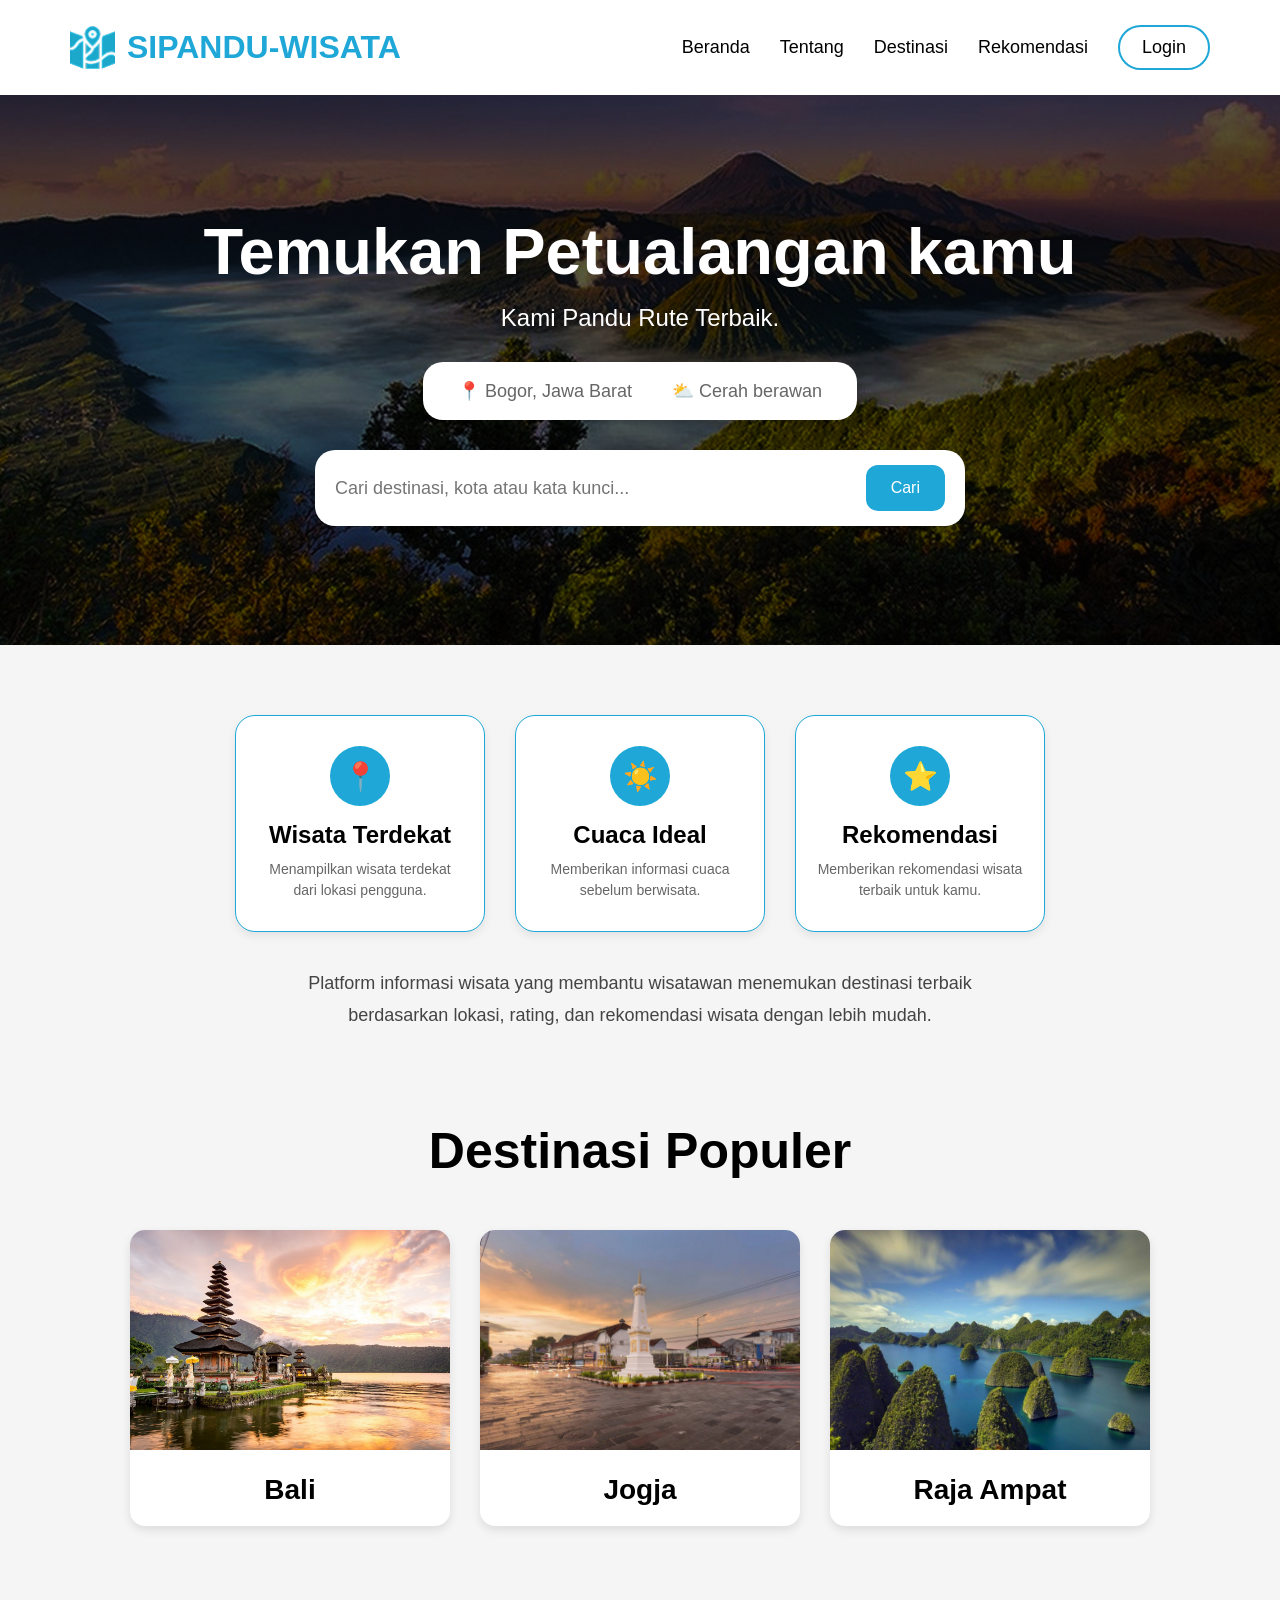
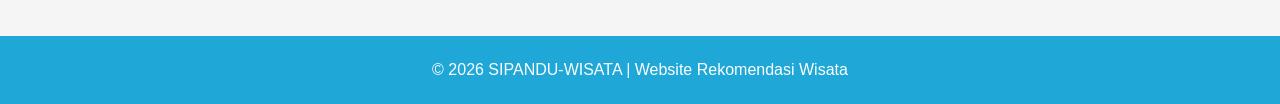
<file: frontend/index.html>
<!doctype html>
<html lang="id">
  <head>
    <meta charset="UTF-8" />
    <meta name="viewport" content="width=device-width, initial-scale=1.0" />
    <title>SIPANDU Wisata</title>
    <link rel="stylesheet" href="css/style.css" />
  </head>
  <body>
    <!-- NAVBAR -->
    <nav>
      <div class="logo">
        <img src="images/logo.jpg" alt="Logo" />
        <h2>SIPANDU-WISATA</h2>
      </div>

      <ul>
        <li><a href="#">Beranda</a></li>

        <li><a href="#">Tentang</a></li>

        <li><a href="#destinasi">Destinasi</a></li>

        <li><a href="rekomendasi.html">Rekomendasi</a></li>

        <li class="login-btn">
          <a href="login.html">Login</a>
        </li>
      </ul>
    </nav>

    <!-- HERO SECTION -->
    <section class="hero">
      <div class="overlay">
        <h1>Temukan Petualangan kamu</h1>
        <p>Kami Pandu Rute Terbaik.</p>

        <!-- Card lokasi -->
        <div class="lokasi-card">
          <span>📍 Bogor, Jawa Barat</span>
          <span>⛅ Cerah berawan</span>
        </div>

        <!-- Search bar -->
        <div class="search-box">
          <input
            type="text"
            placeholder="Cari destinasi, kota atau kata kunci..."
          />
          <button>Cari</button>
        </div>
      </div>
    </section>

    <!-- FITUR -->
    <section class="fitur">
      <div class="fitur-container">
        <div class="fitur-card">
          <div class="icon">📍</div>
          <h3>Wisata Terdekat</h3>
          <p>Menampilkan wisata terdekat dari lokasi pengguna.</p>
        </div>

        <div class="fitur-card">
          <div class="icon">☀️</div>
          <h3>Cuaca Ideal</h3>
          <p>Memberikan informasi cuaca sebelum berwisata.</p>
        </div>

        <div class="fitur-card">
          <div class="icon">⭐</div>
          <h3>Rekomendasi</h3>
          <p>Memberikan rekomendasi wisata terbaik untuk kamu.</p>
        </div>
      </div>

      <div class="deskripsi">
        <p>
          Platform informasi wisata yang membantu wisatawan menemukan destinasi
          terbaik berdasarkan lokasi, rating, dan rekomendasi wisata dengan
          lebih mudah.
        </p>
      </div>
    </section>

    <!-- DESTINASI -->
    <section class="destinasi" id="destinasi">
      <h2>Destinasi Populer</h2>

      <div class="card-container">
        <div class="card">
          <img src="images/bali.jpg" alt="Bali" />
          <h3>Bali</h3>
        </div>

        <div class="card">
          <img src="images/jogja.jpg" alt="Jogja" />
          <h3>Jogja</h3>
        </div>

        <div class="card">
          <img src="images/rajaampat.jpg" alt="Raja Ampat" />
          <h3>Raja Ampat</h3>
        </div>
      </div>
    </section>

    <!-- FOOTER -->
    <footer>
      <p>© 2026 SIPANDU-WISATA | Website Rekomendasi Wisata</p>
    </footer>
    <script src="js/login.js"></script>
  </body>
</html>
</file>
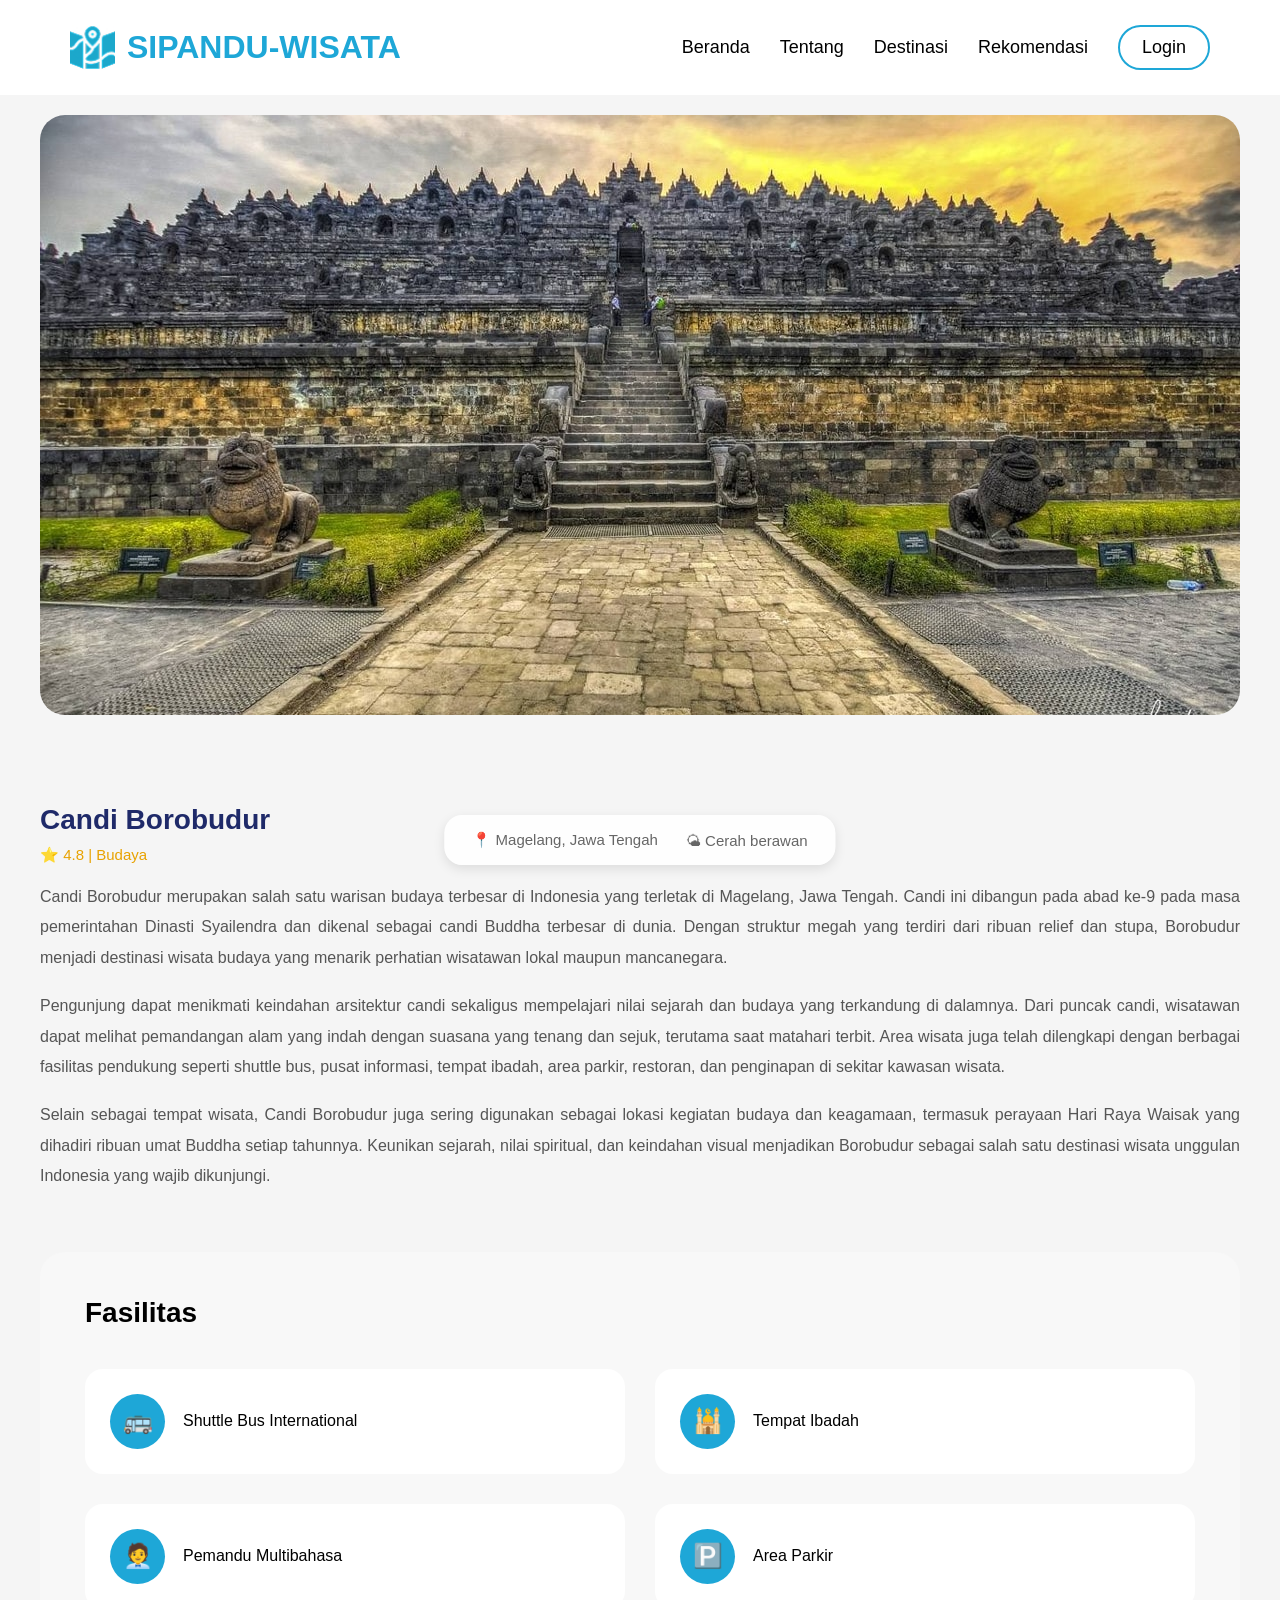
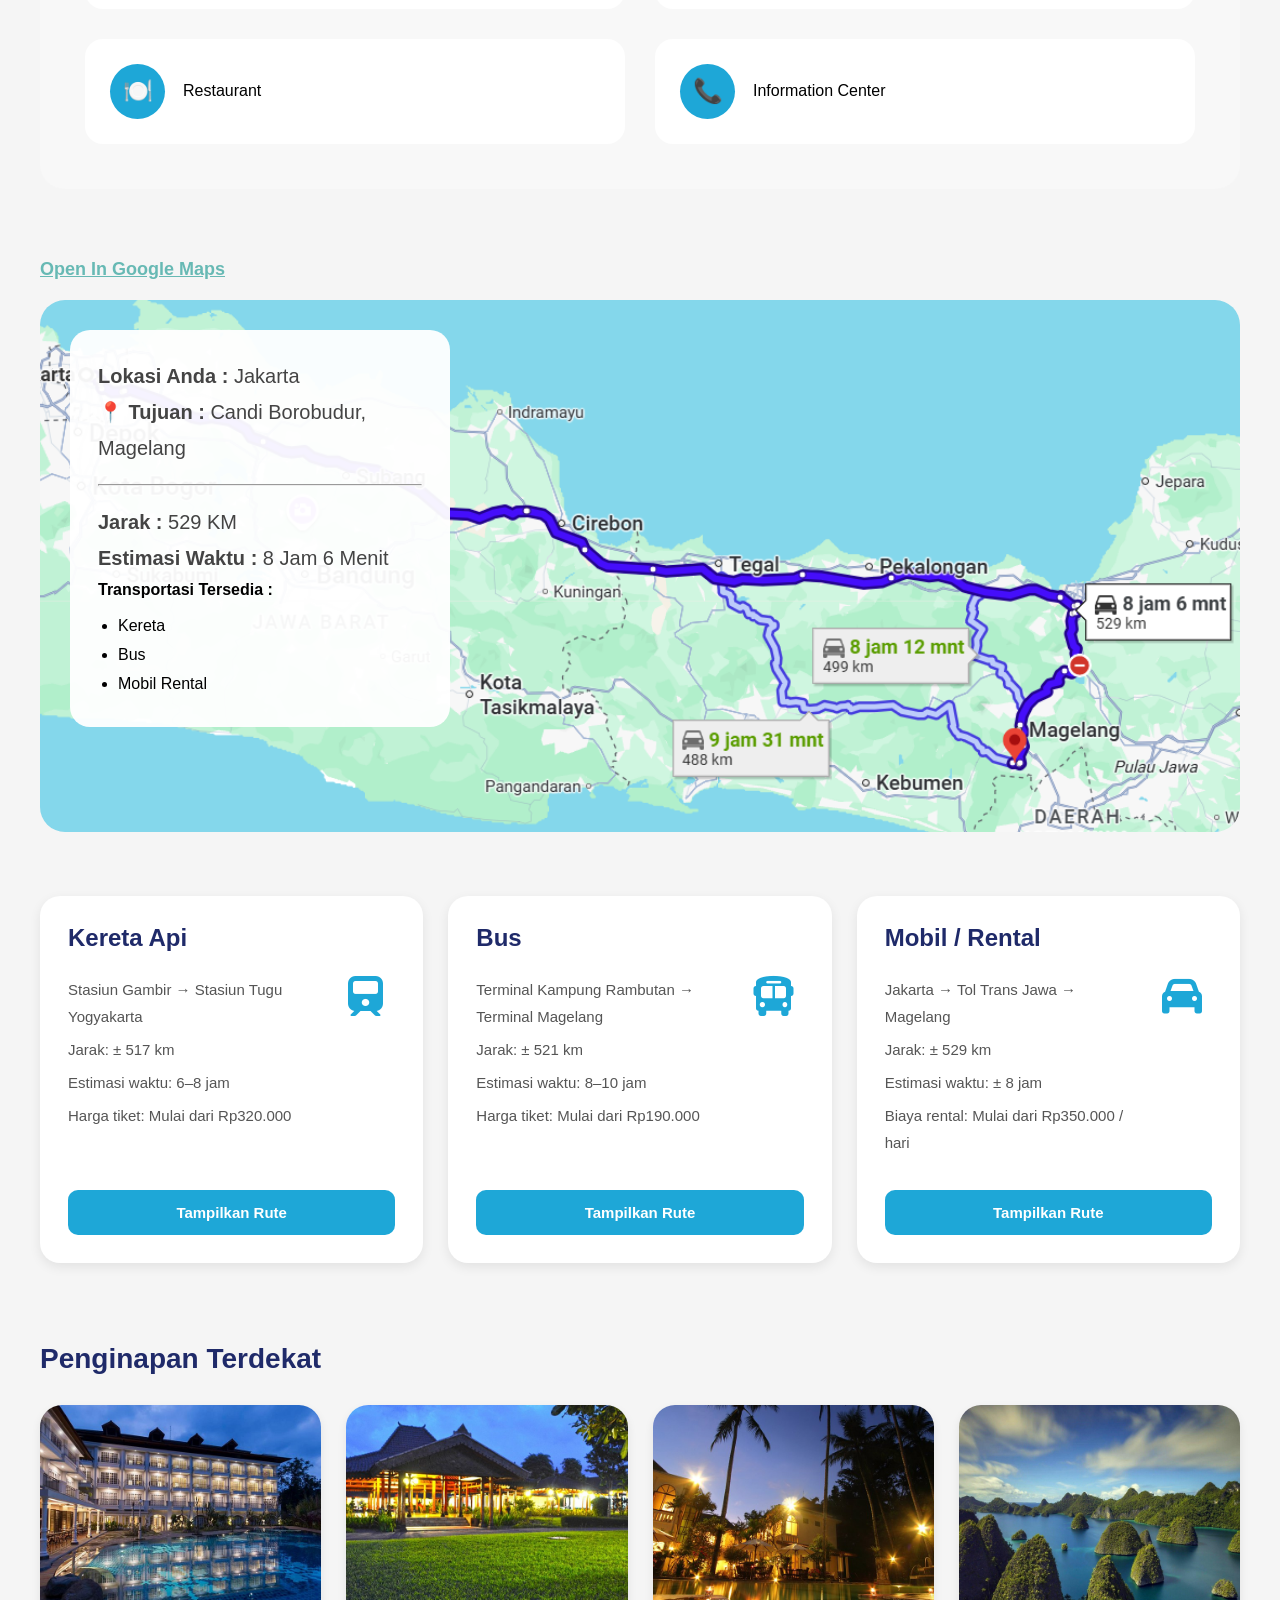
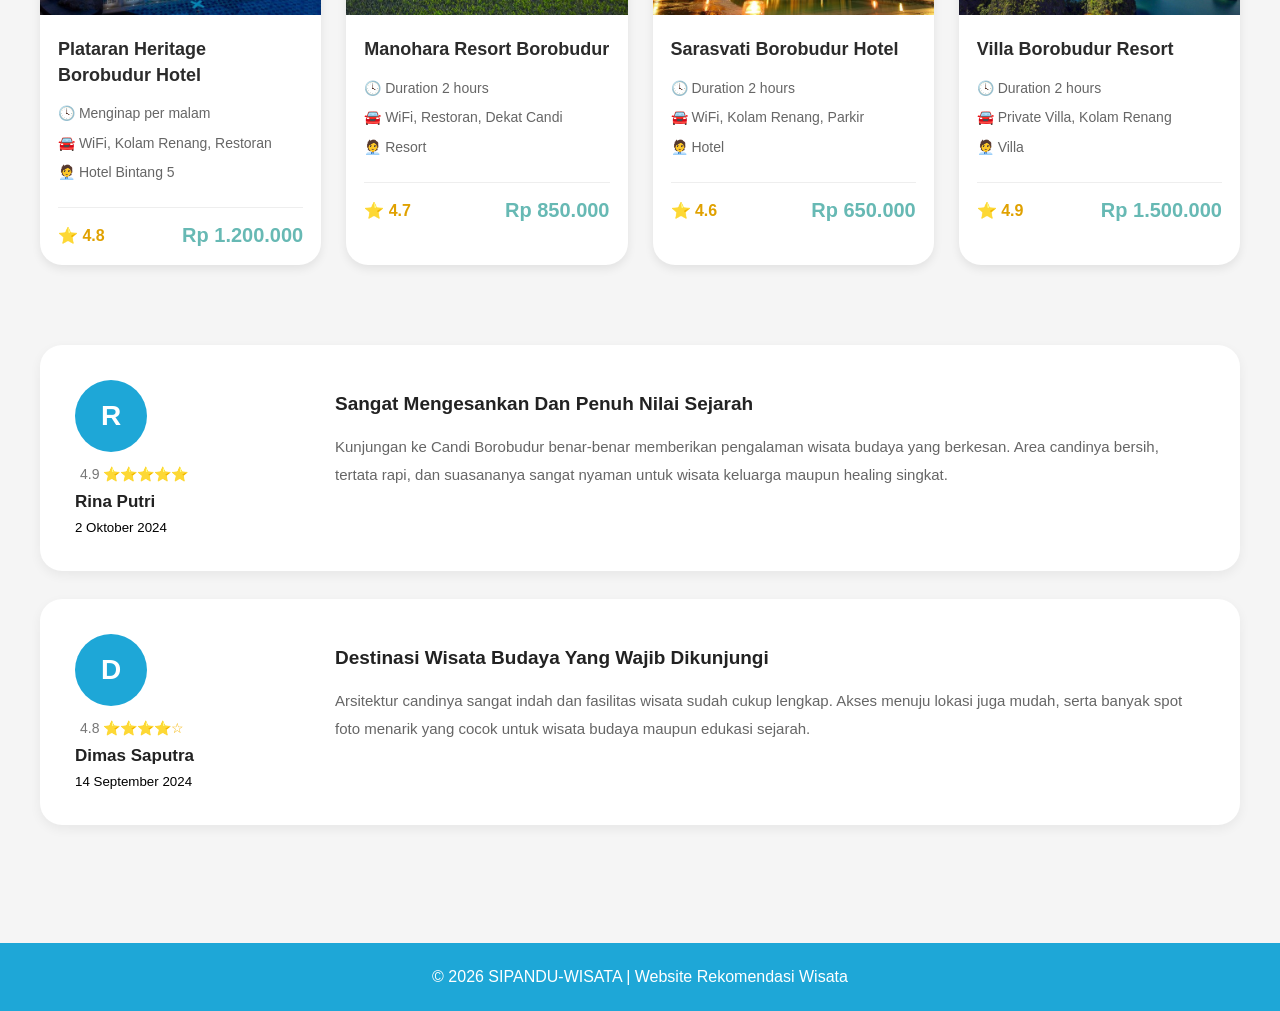
<file: frontend/borobudur.html>
<!doctype html>
<html lang="id">
  <head>
    <meta charset="UTF-8" />
    <meta name="viewport" content="width=device-width, initial-scale=1.0" />

    <title>Detail Destinasi</title>

    <link rel="stylesheet" href="css/style.css" />
    <link rel="stylesheet" href="css/borobudur.css" />

    <link
      rel="stylesheet"
      href="https://cdnjs.cloudflare.com/ajax/libs/font-awesome/6.5.1/css/all.min.css"
    />
  </head>

  <body>
    <!-- NAVBAR -->
    <nav>
      <div class="logo">
        <img src="images/logo.jpg" alt="" />
        <h2>SIPANDU-WISATA</h2>
      </div>

      <ul>
        <li><a href="index.html">Beranda</a></li>
        <li>Tentang</li>
        <li>Destinasi</li>
        <li>Rekomendasi</li>
        <li class="login-btn">Login</li>
      </ul>
    </nav>

    <!-- HERO -->
    <section class="detail-hero">
      <img src="images/borobudur.jpeg" alt="" />
    </section>

    <!-- CONTENT -->
    <section class="detail-content">
      <div class="title-box">
        <h1>Candi Borobudur</h1>

        <div class="rating">⭐ 4.8 | Budaya</div>

        <div class="location-weather">
          <span>📍 Magelang, Jawa Tengah</span>
          <span>🌤 Cerah berawan</span>
        </div>

        <p>
          Candi Borobudur merupakan salah satu warisan budaya terbesar di
          Indonesia yang terletak di Magelang, Jawa Tengah. Candi ini dibangun
          pada abad ke-9 pada masa pemerintahan Dinasti Syailendra dan dikenal
          sebagai candi Buddha terbesar di dunia. Dengan struktur megah yang
          terdiri dari ribuan relief dan stupa, Borobudur menjadi destinasi
          wisata budaya yang menarik perhatian wisatawan lokal maupun
          mancanegara.
        </p>

        <p>
          Pengunjung dapat menikmati keindahan arsitektur candi sekaligus
          mempelajari nilai sejarah dan budaya yang terkandung di dalamnya. Dari
          puncak candi, wisatawan dapat melihat pemandangan alam yang indah
          dengan suasana yang tenang dan sejuk, terutama saat matahari terbit.
          Area wisata juga telah dilengkapi dengan berbagai fasilitas pendukung
          seperti shuttle bus, pusat informasi, tempat ibadah, area parkir,
          restoran, dan penginapan di sekitar kawasan wisata.
        </p>

        <p>
          Selain sebagai tempat wisata, Candi Borobudur juga sering digunakan
          sebagai lokasi kegiatan budaya dan keagamaan, termasuk perayaan Hari
          Raya Waisak yang dihadiri ribuan umat Buddha setiap tahunnya. Keunikan
          sejarah, nilai spiritual, dan keindahan visual menjadikan Borobudur
          sebagai salah satu destinasi wisata unggulan Indonesia yang wajib
          dikunjungi.
        </p>
      </div>

      <!-- FASILITAS -->
      <div class="facility-box">
        <h2>Fasilitas</h2>

        <div class="facility-grid">
          <div class="facility-item">
            <div class="facility-icon">🚌</div>
            <span>Shuttle Bus International</span>
          </div>

          <div class="facility-item">
            <div class="facility-icon">🕌</div>
            <span>Tempat Ibadah</span>
          </div>

          <div class="facility-item">
            <div class="facility-icon">🧑‍💼</div>
            <span>Pemandu Multibahasa</span>
          </div>

          <div class="facility-item">
            <div class="facility-icon">🅿️</div>
            <span>Area Parkir</span>
          </div>

          <div class="facility-item">
            <div class="facility-icon">🍽️</div>
            <span>Restaurant</span>
          </div>

          <div class="facility-item">
            <div class="facility-icon">📞</div>
            <span>Information Center</span>
          </div>
        </div>
      </div>

      <!-- MAP -->
      <section class="map-section">
        <a href="https://maps.google.com/?q=Candi+Borobudur" target="_blank">
          Open In Google Maps
        </a>

        <div class="map-container">
          <div class="map-info">
            <p><b>Lokasi Anda :</b> Jakarta</p>
            <p><b>📍 Tujuan :</b> Candi Borobudur, Magelang</p>

            <hr />

            <p><b>Jarak :</b> 529 KM</p>
            <p><b>Estimasi Waktu :</b> 8 Jam 6 Menit</p>

            <div class="transport-list">
              <h4>Transportasi Tersedia :</h4>

              <ul>
                <li>Kereta</li>
                <li>Bus</li>
                <li>Mobil Rental</li>
              </ul>
            </div>
          </div>

          <img src="images/maps.png" alt="" />
        </div>
      </section>

      <!-- TRANSPORT -->

      <section class="transport-section">
        <!-- KERETA -->
        <div class="transport-card">
          <h3>Kereta Api</h3>

          <div class="transport-info">
            <div class="transport-text">
              <p>Stasiun Gambir → Stasiun Tugu Yogyakarta</p>
              <p>Jarak: ± 517 km</p>
              <p>Estimasi waktu: 6–8 jam</p>
              <p>Harga tiket: Mulai dari Rp320.000</p>
            </div>

            <div class="transport-icon">
              <i class="fa-solid fa-train"></i>
            </div>
          </div>

          <button>Tampilkan Rute</button>
        </div>

        <!-- BUS -->
        <div class="transport-card">
          <h3>Bus</h3>

          <div class="transport-info">
            <div class="transport-text">
              <p>Terminal Kampung Rambutan → Terminal Magelang</p>
              <p>Jarak: ± 521 km</p>
              <p>Estimasi waktu: 8–10 jam</p>
              <p>Harga tiket: Mulai dari Rp190.000</p>
            </div>

            <div class="transport-icon">
              <i class="fa-solid fa-bus"></i>
            </div>
          </div>

          <button>Tampilkan Rute</button>
        </div>

        <!-- MOBIL -->
        <div class="transport-card">
          <h3>Mobil / Rental</h3>

          <div class="transport-info">
            <div class="transport-text">
              <p>Jakarta → Tol Trans Jawa → Magelang</p>
              <p>Jarak: ± 529 km</p>
              <p>Estimasi waktu: ± 8 jam</p>
              <p>Biaya rental: Mulai dari Rp350.000 / hari</p>
            </div>

            <div class="transport-icon">
              <i class="fa-solid fa-car"></i>
            </div>
          </div>

          <button>Tampilkan Rute</button>
        </div>
      </section>

      <!-- HOTEL -->
      <section class="hotel-section">
        <h2>Penginapan Terdekat</h2>

        <div class="hotel-container">
          <div class="hotel-card">
            <img src="images/plataran-heritage-borobudur.jpg" />
            <div class="hotel-body">
              <h3>Plataran Heritage Borobudur Hotel</h3>
              <p>🕓 Menginap per malam</p>
              <p>🚘 WiFi, Kolam Renang, Restoran</p>
              <p>🧑‍💼 Hotel Bintang 5</p>

              <div class="hotel-footer">
                <span>⭐ 4.8</span>
                <h4>Rp 1.200.000</h4>
              </div>
            </div>
          </div>

          <div class="hotel-card">
            <img src="images/hotel-manohara-borobudur.jpg" />
            <div class="hotel-body">
              <h3>Manohara Resort Borobudur</h3>
              <p>🕓 Duration 2 hours</p>
              <p>🚘 WiFi, Restoran, Dekat Candi</p>
              <p>🧑‍💼 Resort</p>

              <div class="hotel-footer">
                <span>⭐ 4.7</span>
                <h4>Rp 850.000</h4>
              </div>
            </div>
          </div>

          <div class="hotel-card">
            <img src="images/sarasvati-borobudur-hotel.jpg" />
            <div class="hotel-body">
              <h3>Sarasvati Borobudur Hotel</h3>
              <p>🕓 Duration 2 hours</p>
              <p>🚘 WiFi, Kolam Renang, Parkir</p>
              <p>🧑‍💼 Hotel</p>

              <div class="hotel-footer">
                <span>⭐ 4.6</span>
                <h4>Rp 650.000</h4>
              </div>
            </div>
          </div>

          <div class="hotel-card">
            <img src="images/rajaampat.jpg" />
            <div class="hotel-body">
              <h3>Villa Borobudur Resort</h3>
              <p>🕓 Duration 2 hours</p>
              <p>🚘 Private Villa, Kolam Renang</p>
              <p>🧑‍💼 Villa</p>

              <div class="hotel-footer">
                <span>⭐ 4.9</span>
                <h4>Rp 1.500.000</h4>
              </div>
            </div>
          </div>
        </div>

        <!-- REVIEW -->
        <section class="review-section">
          <div class="review-card">
            <div class="review-profile">
              <div class="review-top">
                <div class="profile-circle">R</div>

                <div class="review-user">
                  <div class="review-rating">
                    <span>4.9</span>
                    ⭐⭐⭐⭐⭐
                  </div>

                  <h4>Rina Putri</h4>

                  <small>2 Oktober 2024</small>
                </div>
              </div>
            </div>

            <div class="review-content">
              <h3>Sangat Mengesankan Dan Penuh Nilai Sejarah</h3>

              <p>
                Kunjungan ke Candi Borobudur benar-benar memberikan pengalaman
                wisata budaya yang berkesan. Area candinya bersih, tertata rapi,
                dan suasananya sangat nyaman untuk wisata keluarga maupun
                healing singkat.
              </p>
            </div>
          </div>

          <div class="review-card">
            <div class="review-profile">
              <div class="review-top">
                <div class="profile-circle">D</div>

                <div class="review-user">
                  <div class="review-rating">
                    <span>4.8</span>
                    ⭐⭐⭐⭐☆
                  </div>

                  <h4>Dimas Saputra</h4>

                  <small>14 September 2024</small>
                </div>
              </div>
            </div>

            <div class="review-content">
              <h3>Destinasi Wisata Budaya Yang Wajib Dikunjungi</h3>

              <p>
                Arsitektur candinya sangat indah dan fasilitas wisata sudah
                cukup lengkap. Akses menuju lokasi juga mudah, serta banyak spot
                foto menarik yang cocok untuk wisata budaya maupun edukasi
                sejarah.
              </p>
            </div>
          </div>
        </section>
      </section>
    </section>
    <!-- FOOTER -->
    <footer>
      <p>© 2026 SIPANDU-WISATA | Website Rekomendasi Wisata</p>
    </footer>
  </body>
</html>
</file>
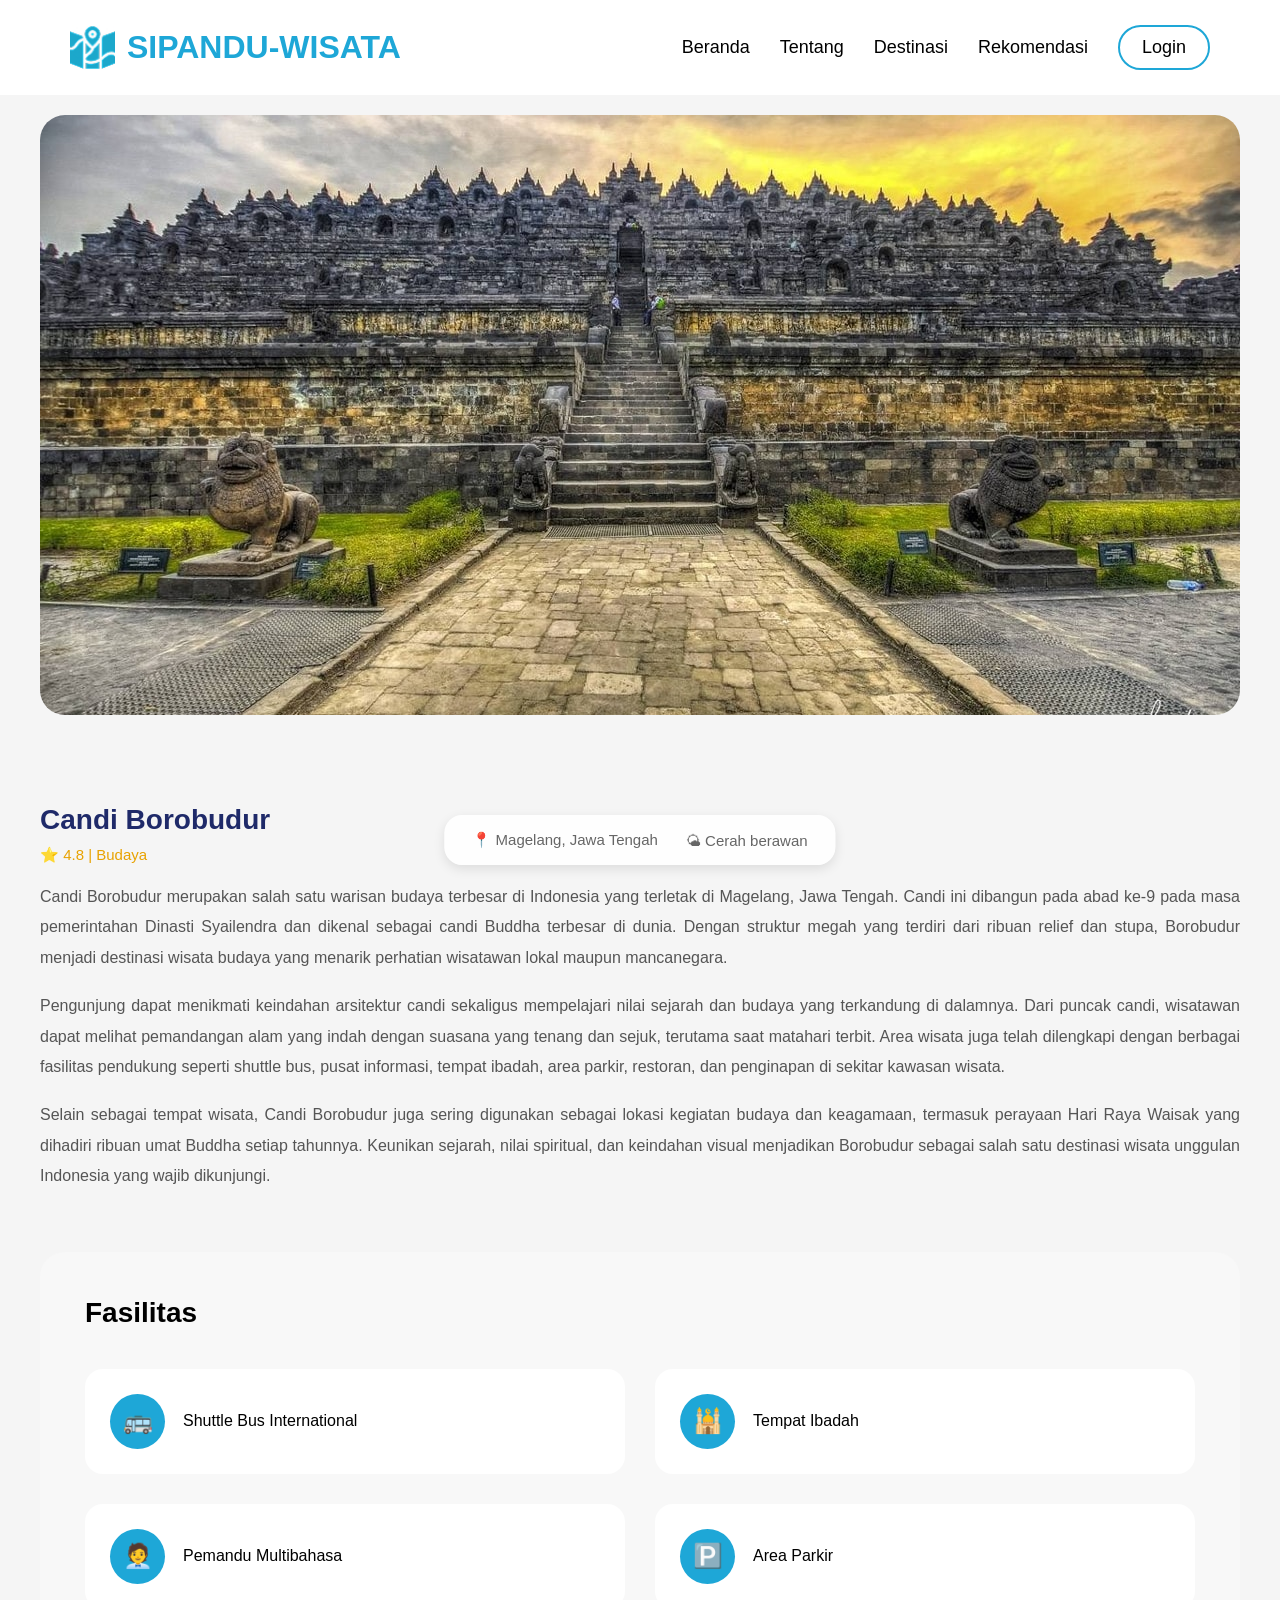
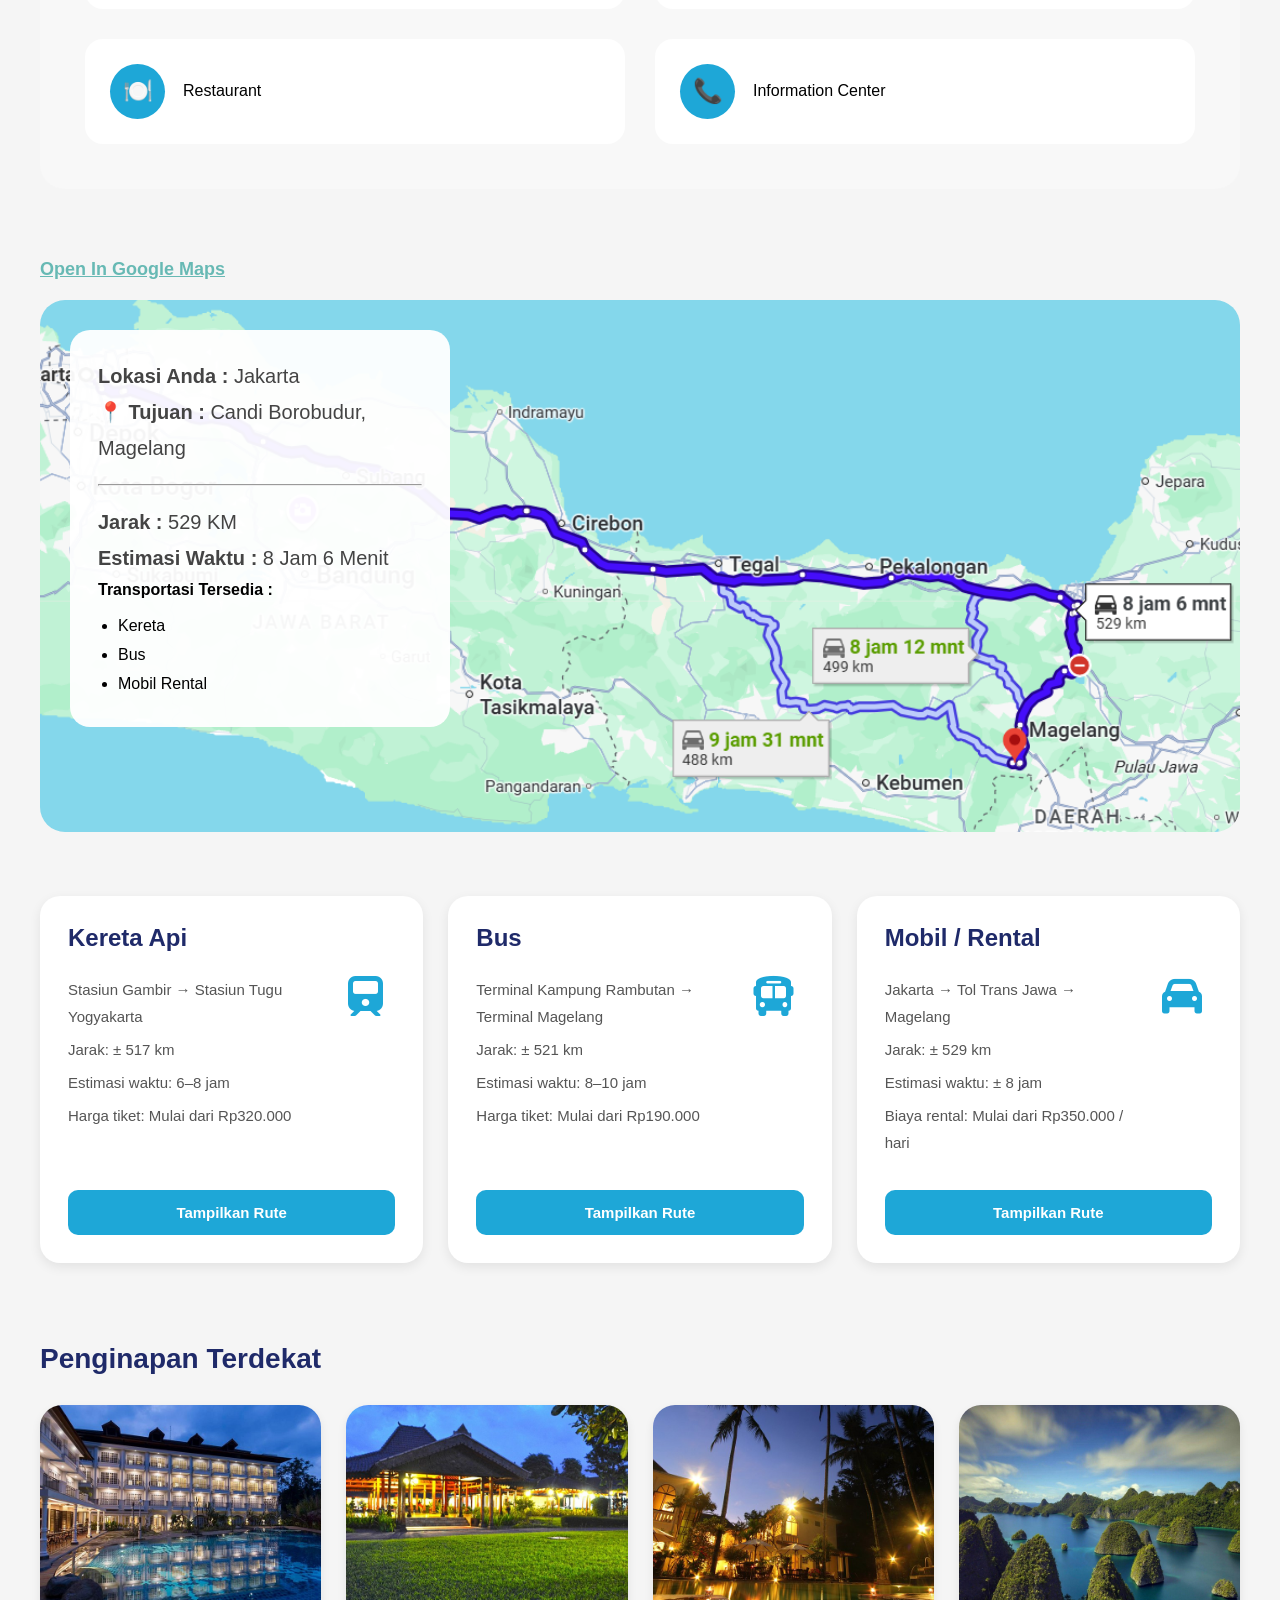
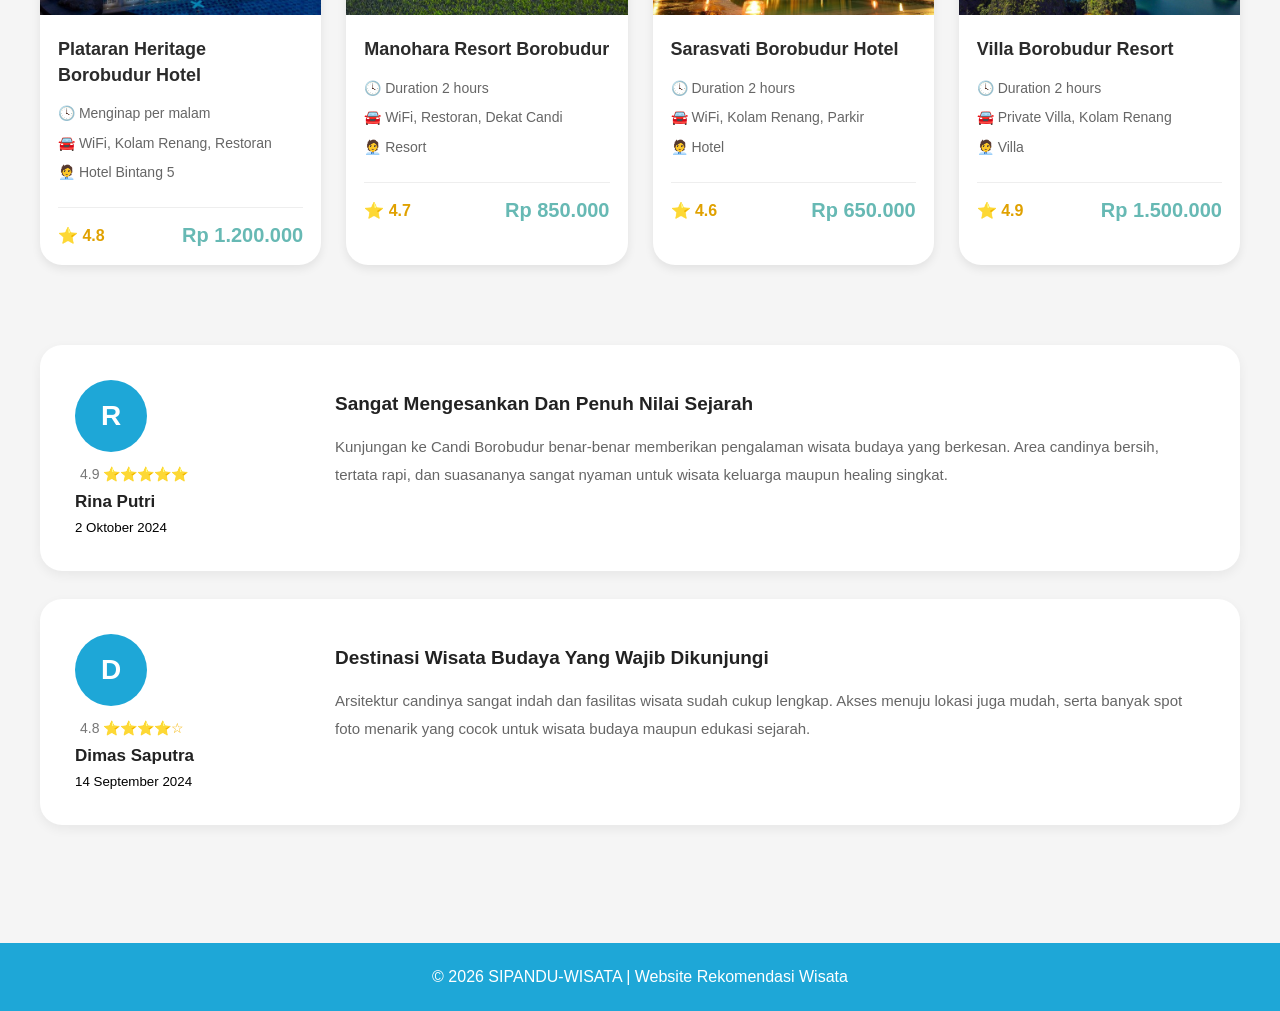
<file: frontend/detail.html>
<!doctype html>
<html lang="id">
  <head>
    <meta charset="UTF-8" />
    <meta name="viewport" content="width=device-width, initial-scale=1.0" />

    <title>Detail Destinasi</title>

    <link rel="stylesheet" href="css/style.css" />
    <link rel="stylesheet" href="css/detail.css" />

    <link
      rel="stylesheet"
      href="https://cdnjs.cloudflare.com/ajax/libs/font-awesome/6.5.1/css/all.min.css"
    />
  </head>

  <body>
    <!-- NAVBAR -->
    <nav>
      <div class="logo">
        <img src="images/logo.jpg" alt="" />
        <h2>SIPANDU-WISATA</h2>
      </div>

      <ul>
        <li><a href="index.html">Beranda</a></li>
        <li>Tentang</li>
        <li>Destinasi</li>
        <li>Rekomendasi</li>
        <li class="login-btn">Login</li>
      </ul>
    </nav>

    <!-- HERO -->
    <section class="detail-hero">
      <img src="images/borobudur.jpeg" alt="" />
    </section>

    <!-- CONTENT -->
    <section class="detail-content">
      <div class="title-box">
        <h1>Candi Borobudur</h1>

        <div class="rating">⭐ 4.8 | Budaya</div>

        <div class="location-weather">
          <span>📍 Magelang, Jawa Tengah</span>
          <span>🌤 Cerah berawan</span>
        </div>

        <p>
          Candi Borobudur merupakan salah satu warisan budaya terbesar di
          Indonesia yang terletak di Magelang, Jawa Tengah. Candi ini dibangun
          pada abad ke-9 pada masa pemerintahan Dinasti Syailendra dan dikenal
          sebagai candi Buddha terbesar di dunia. Dengan struktur megah yang
          terdiri dari ribuan relief dan stupa, Borobudur menjadi destinasi
          wisata budaya yang menarik perhatian wisatawan lokal maupun
          mancanegara.
        </p>

        <p>
          Pengunjung dapat menikmati keindahan arsitektur candi sekaligus
          mempelajari nilai sejarah dan budaya yang terkandung di dalamnya. Dari
          puncak candi, wisatawan dapat melihat pemandangan alam yang indah
          dengan suasana yang tenang dan sejuk, terutama saat matahari terbit.
          Area wisata juga telah dilengkapi dengan berbagai fasilitas pendukung
          seperti shuttle bus, pusat informasi, tempat ibadah, area parkir,
          restoran, dan penginapan di sekitar kawasan wisata.
        </p>

        <p>
          Selain sebagai tempat wisata, Candi Borobudur juga sering digunakan
          sebagai lokasi kegiatan budaya dan keagamaan, termasuk perayaan Hari
          Raya Waisak yang dihadiri ribuan umat Buddha setiap tahunnya. Keunikan
          sejarah, nilai spiritual, dan keindahan visual menjadikan Borobudur
          sebagai salah satu destinasi wisata unggulan Indonesia yang wajib
          dikunjungi.
        </p>
      </div>

      <!-- FASILITAS -->
      <div class="facility-box">
        <h2>Fasilitas</h2>

        <div class="facility-grid">
          <div class="facility-item">
            <div class="facility-icon">🚌</div>
            <span>Shuttle Bus International</span>
          </div>

          <div class="facility-item">
            <div class="facility-icon">🕌</div>
            <span>Tempat Ibadah</span>
          </div>

          <div class="facility-item">
            <div class="facility-icon">🧑‍💼</div>
            <span>Pemandu Multibahasa</span>
          </div>

          <div class="facility-item">
            <div class="facility-icon">🅿️</div>
            <span>Area Parkir</span>
          </div>

          <div class="facility-item">
            <div class="facility-icon">🍽️</div>
            <span>Restaurant</span>
          </div>

          <div class="facility-item">
            <div class="facility-icon">📞</div>
            <span>Information Center</span>
          </div>
        </div>
      </div>

      <!-- MAP -->
      <section class="map-section">
        <a href="#">Open In Google Maps</a>

        <div class="map-container">
          <div class="map-info">
            <p><b>Lokasi Anda :</b> Jakarta</p>
            <p><b>📍 Tujuan :</b> Candi Borobudur, Magelang</p>

            <hr />

            <p><b>Jarak :</b> 529 KM</p>
            <p><b>Estimasi Waktu :</b> 8 Jam 6 Menit</p>

            <div class="transport-list">
              <h4>Transportasi Tersedia :</h4>

              <ul>
                <li>Kereta</li>
                <li>Bus</li>
                <li>Mobil Rental</li>
              </ul>
            </div>
          </div>

          <img src="images/maps.png" alt="" />
        </div>
      </section>

      <!-- TRANSPORT -->

      <section class="transport-section">
        <!-- KERETA -->
        <div class="transport-card">
          <h3>Kereta Api</h3>

          <div class="transport-info">
            <div class="transport-text">
              <p>Stasiun Gambir → Stasiun Tugu Yogyakarta</p>
              <p>Jarak: ± 517 km</p>
              <p>Estimasi waktu: 6–8 jam</p>
              <p>Harga tiket: Mulai dari Rp320.000</p>
            </div>

            <div class="transport-icon">
              <i class="fa-solid fa-train"></i>
            </div>
          </div>

          <button>Tampilkan Rute</button>
        </div>

        <!-- BUS -->
        <div class="transport-card">
          <h3>Bus</h3>

          <div class="transport-info">
            <div class="transport-text">
              <p>Terminal Kampung Rambutan → Terminal Magelang</p>
              <p>Jarak: ± 521 km</p>
              <p>Estimasi waktu: 8–10 jam</p>
              <p>Harga tiket: Mulai dari Rp190.000</p>
            </div>

            <div class="transport-icon">
              <i class="fa-solid fa-bus"></i>
            </div>
          </div>

          <button>Tampilkan Rute</button>
        </div>

        <!-- MOBIL -->
        <div class="transport-card">
          <h3>Mobil / Rental</h3>

          <div class="transport-info">
            <div class="transport-text">
              <p>Jakarta → Tol Trans Jawa → Magelang</p>
              <p>Jarak: ± 529 km</p>
              <p>Estimasi waktu: ± 8 jam</p>
              <p>Biaya rental: Mulai dari Rp350.000 / hari</p>
            </div>

            <div class="transport-icon">
              <i class="fa-solid fa-car"></i>
            </div>
          </div>

          <button>Tampilkan Rute</button>
        </div>
      </section>

      <!-- HOTEL -->
      <section class="hotel-section">
        <h2>Penginapan Terdekat</h2>

        <div class="hotel-container">
          <div class="hotel-card">
            <img src="images/plataran-heritage-borobudur.jpg" />
            <div class="hotel-body">
              <h3>Plataran Heritage Borobudur Hotel</h3>
              <p>🕓 Menginap per malam</p>
              <p>🚘 WiFi, Kolam Renang, Restoran</p>
              <p>🧑‍💼 Hotel Bintang 5</p>

              <div class="hotel-footer">
                <span>⭐ 4.8</span>
                <h4>Rp 1.200.000</h4>
              </div>
            </div>
          </div>

          <div class="hotel-card">
            <img src="images/hotel-manohara-borobudur.jpg" />
            <div class="hotel-body">
              <h3>Manohara Resort Borobudur</h3>
              <p>🕓 Duration 2 hours</p>
              <p>🚘 WiFi, Restoran, Dekat Candi</p>
              <p>🧑‍💼 Resort</p>

              <div class="hotel-footer">
                <span>⭐ 4.7</span>
                <h4>Rp 850.000</h4>
              </div>
            </div>
          </div>

          <div class="hotel-card">
            <img src="images/sarasvati-borobudur-hotel.jpg" />
            <div class="hotel-body">
              <h3>Sarasvati Borobudur Hotel</h3>
              <p>🕓 Duration 2 hours</p>
              <p>🚘 WiFi, Kolam Renang, Parkir</p>
              <p>🧑‍💼 Hotel</p>

              <div class="hotel-footer">
                <span>⭐ 4.6</span>
                <h4>Rp 650.000</h4>
              </div>
            </div>
          </div>

          <div class="hotel-card">
            <img src="images/rajaampat.jpg" />
            <div class="hotel-body">
              <h3>Villa Borobudur Resort</h3>
              <p>🕓 Duration 2 hours</p>
              <p>🚘 Private Villa, Kolam Renang</p>
              <p>🧑‍💼 Villa</p>

              <div class="hotel-footer">
                <span>⭐ 4.9</span>
                <h4>Rp 1.500.000</h4>
              </div>
            </div>
          </div>
        </div>

        <!-- REVIEW -->
        <section class="review-section">
          <div class="review-card">
            <div class="review-profile">
              <div class="review-top">
                <div class="profile-circle">R</div>

                <div class="review-user">
                  <div class="review-rating">
                    <span>4.9</span>
                    ⭐⭐⭐⭐⭐
                  </div>

                  <h4>Rina Putri</h4>

                  <small>2 Oktober 2024</small>
                </div>
              </div>
            </div>

            <div class="review-content">
              <h3>Sangat Mengesankan Dan Penuh Nilai Sejarah</h3>

              <p>
                Kunjungan ke Candi Borobudur benar-benar memberikan pengalaman
                wisata budaya yang berkesan. Area candinya bersih, tertata rapi,
                dan suasananya sangat nyaman untuk wisata keluarga maupun
                healing singkat.
              </p>
            </div>
          </div>

          <div class="review-card">
            <div class="review-profile">
              <div class="review-top">
                <div class="profile-circle">D</div>

                <div class="review-user">
                  <div class="review-rating">
                    <span>4.8</span>
                    ⭐⭐⭐⭐☆
                  </div>

                  <h4>Dimas Saputra</h4>

                  <small>14 September 2024</small>
                </div>
              </div>
            </div>

            <div class="review-content">
              <h3>Destinasi Wisata Budaya Yang Wajib Dikunjungi</h3>

              <p>
                Arsitektur candinya sangat indah dan fasilitas wisata sudah
                cukup lengkap. Akses menuju lokasi juga mudah, serta banyak spot
                foto menarik yang cocok untuk wisata budaya maupun edukasi
                sejarah.
              </p>
            </div>
          </div>
        </section>
      </section>
    </section>
    <!-- FOOTER -->
    <footer>
      <p>© 2026 SIPANDU-WISATA | Website Rekomendasi Wisata</p>
    </footer>
  </body>
</html>
</file>
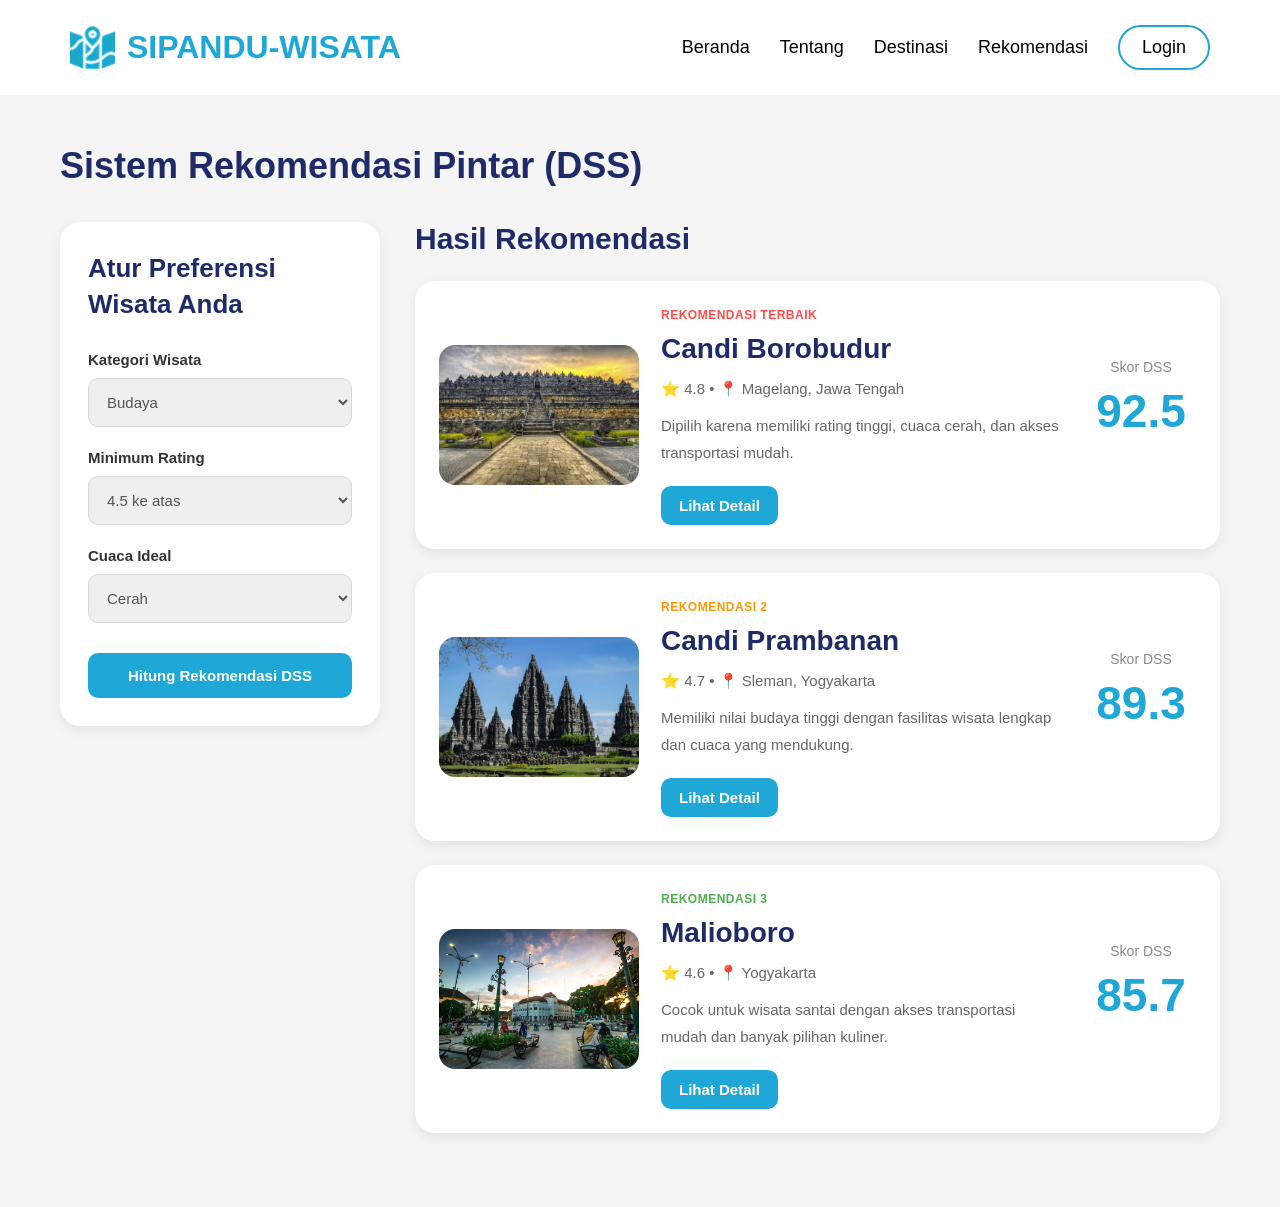
<file: frontend/rekomendasi.html>
<!doctype html>
<html lang="id">
  <head>
    <meta charset="UTF-8" />
    <meta name="viewport" content="width=device-width, initial-scale=1.0" />
    <title>Rekomendasi DSS</title>

    <link rel="stylesheet" href="css/style.css">
    <link rel="stylesheet" href="css/rekomendasi.css" />
  </head>

  <body>
    <!-- NAVBAR -->
    <nav>
      <div class="logo">
        <img src="images/logo.jpg" alt="Logo" />
        <h2>SIPANDU-WISATA</h2>
      </div>

      <ul>
        <li><a href="index.html">Beranda</a></li>
        <li><a href="#">Tentang</a></li>
        <li><a href="#">Destinasi</a></li>
        <li><a href="rekomendasi.html">Rekomendasi</a></li>
        <li class="login-btn">Login</li>
      </ul>
    </nav>

    <!-- DSS SECTION -->
    <section class="dss-section">
      <h1>Sistem Rekomendasi Pintar (DSS)</h1>

      <div class="dss-container">
        <!-- FILTER -->
        <div class="filter-box">
          <h2>Atur Preferensi Wisata Anda</h2>

          <div class="filter-group">
            <label>Kategori Wisata</label>

            <select>
              <option>Budaya</option>
              <option>Alam</option>
              <option>Pantai</option>
            </select>
          </div>

          <div class="filter-group">
            <label>Minimum Rating</label>

            <select>
              <option>4.5 ke atas</option>
              <option>4.0 ke atas</option>
              <option>3.5 ke atas</option>
            </select>
          </div>

          <div class="filter-group">
            <label>Cuaca Ideal</label>

            <select>
              <option>Cerah</option>
              <option>Cerah Berawan</option>
              <option>Sejuk</option>
            </select>
          </div>

          <button>Hitung Rekomendasi DSS</button>
        </div>

        <!-- HASIL -->
        <div class="hasil-box">
          <h2>Hasil Rekomendasi</h2>

          <!-- CARD -->
          <!-- HASIL 1 -->
          <div class="hasil-card">
            <img src="images/borobudur.jpeg" alt="Borobudur" />

            <div class="hasil-info">
              <span class="badge">REKOMENDASI TERBAIK</span>

              <h3>Candi Borobudur</h3>

              <p>⭐ 4.8 • 📍 Magelang, Jawa Tengah</p>

              <p>
                Dipilih karena memiliki rating tinggi, cuaca cerah, dan akses
                transportasi mudah.
              </p>

              <a href="borobudur.html" class="detail-btn"> Lihat Detail </a>
            </div>

            <div class="score-box">
              <span>Skor DSS</span>
              <h1>92.5</h1>
            </div>
          </div>

          <!-- HASIL 2 -->
          <div class="hasil-card">
            <img src="images/prambanan.jpg" alt="Prambanan" />

            <div class="hasil-info">
              <span class="badge second">REKOMENDASI 2</span>

              <h3>Candi Prambanan</h3>

              <p>⭐ 4.7 • 📍 Sleman, Yogyakarta</p>

              <p>
                Memiliki nilai budaya tinggi dengan fasilitas wisata lengkap dan
                cuaca yang mendukung.
              </p>

              <a href="#" class="detail-btn"> Lihat Detail </a>
            </div>

            <div class="score-box">
              <span>Skor DSS</span>
              <h1>89.3</h1>
            </div>
          </div>

          <!-- HASIL 3 -->
          <div class="hasil-card">
            <img src="images/malioboro.png" alt="Malioboro" />

            <div class="hasil-info">
              <span class="badge third">REKOMENDASI 3</span>

              <h3>Malioboro</h3>

              <p>⭐ 4.6 • 📍 Yogyakarta</p>

              <p>
                Cocok untuk wisata santai dengan akses transportasi mudah dan
                banyak pilihan kuliner.
              </p>

              <a href="#" class="detail-btn"> Lihat Detail </a>
            </div>

            <div class="score-box">
              <span>Skor DSS</span>
              <h1>85.7</h1>
            </div>
          </div>
        </div>
      </div>
    </section>
  </body>
</html>
</file>
<file: frontend/css/style.css>
*{
    margin: 0;
    padding: 0;
    box-sizing: border-box;
    font-family: Arial, sans-serif;
}

body{
    background-color: #f5f5f5;
    overflow-x: hidden;
}

/* NAVBAR */
nav{
    display: flex;
    justify-content: space-between;
    align-items: center;
    padding: 25px 70px;
    background: white;
}

nav h2{
    color: #1ea7d7;
    font-size: 32px;
    font-weight: bold;
}

nav ul{
    display: flex;
    list-style: none;
    gap: 30px;
    align-items: center;
}

nav ul li{
    cursor: pointer;
    font-size: 18px;
    transition: 0.3s;
}

nav ul li a{
    text-decoration: none;
    color: black;
    font-size: 18px;
    font-weight: 500;

    transition: 0.3s;
}

nav ul li a:hover{
    color: #1ea7d7;
}

nav ul li:hover{
    color: #1ea7d7;
}

/* LOGO NAVBAR */
.logo{
    display: flex;
    align-items: center;
    gap: 12px;
}

.logo img{
    width: 45px;
    height: auto;
}

.logo h2{
    color: #1ea7d7;
    font-size: 32px;
    font-weight: bold;
}

.login-btn{
    border: 2px solid #1ea7d7;
    padding: 10px 22px;
    border-radius: 25px;
}

/* HERO SECTION */
.hero{
    background-image: url("../images/gunung.jpg");
    background-size: cover;
    background-position: center;
    height: 550px;
    display: flex;
    justify-content: center;
    align-items: center;
    position: relative;
}

.hero::before{
    content: "";
    position: absolute;
    width: 100%;
    height: 100%;
    background: rgba(0,0,0,0.4);
}

.overlay{
    position: relative;
    text-align: center;
    color: white;
    z-index: 2;
}

.overlay h1{
    font-size: 65px;
    margin-bottom: 15px;
}

.overlay p{
    font-size: 24px;
}
/* CARD LOKASI */
.lokasi-card{
    background: white;
    padding: 18px 35px;
    border-radius: 20px;
    display: inline-flex;
    gap: 40px;
    margin-top: 30px;
    color: #666;
    font-size: 18px;
    box-shadow: 0 4px 10px rgba(0,0,0,0.15);
}

/* SEARCH BOX */
.search-box{
    background: white;
    width: 650px;
    margin: 30px auto 0;
    border-radius: 20px;
    padding: 15px 20px;
    display: flex;
    justify-content: space-between;
    align-items: center;
    box-shadow: 0 4px 10px rgba(0,0,0,0.15);
}

.search-box input{
    border: none;
    outline: none;
    width: 100%;
    font-size: 18px;
}

.search-box button{
    background: #1ea7d7;
    color: white;
    border: none;
    padding: 14px 25px;
    border-radius: 12px;
    cursor: pointer;
    font-size: 16px;
}

.search-box button:hover{
    background: #1693be;
}

/* FITUR */
.fitur{
    padding: 70px 60px 30px;
    text-align: center;
}

.fitur-container{
    display: flex;
    justify-content: center;
    gap: 30px;
    flex-wrap: wrap;
    margin-bottom: 35px;
}

.fitur-card{
    background: white;
    width: 250px;
    padding: 30px 20px;
    border-radius: 20px;
    box-shadow: 0 4px 10px rgba(0,0,0,0.08);
    transition: 0.3s;
    border: 1px solid #1ea7d7;
}

.fitur-card:hover{
    transform: translateY(-8px);
}

.icon{
    width: 60px;
    height: 60px;
    background: #1ea7d7;
    color: white;
    border-radius: 50%;
    display: flex;
    justify-content: center;
    align-items: center;
    margin: auto;
    font-size: 28px;
    margin-bottom: 15px;
}

.fitur-card h3{
    margin-bottom: 10px;
    font-size: 24px;
}

.fitur-card p{
    font-size: 14px;
    color: #666;
    line-height: 1.5;
}

.deskripsi{
    max-width: 700px;
    margin: auto;
    font-size: 18px;
    line-height: 1.8;
    color: #444;
}

/* DESTINASI */
.destinasi{
    padding: 60px;
    text-align: center;
}

.destinasi h2{
    margin-bottom: 50px;
    font-size: 50px;
}

.card-container{
    display: flex;
    justify-content: center;
    gap: 30px;
    flex-wrap: wrap;
}

.card{
    background: white;
    border-radius: 15px;
    overflow: hidden;
    width: 320px;
    box-shadow: 0 4px 10px rgba(0,0,0,0.1);
    transition: 0.3s;
}

.card:hover{
    transform: translateY(-8px);
}

.card img{
    width: 100%;
    height: 220px;
    object-fit: cover;
}

.card h3{
    padding: 20px;
    font-size: 28px;
}

/* FOOTER */
footer{
    background: #1ea7d7;
    color: white;
    text-align: center;
    padding: 25px;
    margin-top: 50px;
}


html{
    scroll-behavior: smooth;
}
</file>
<file: frontend/css/borobudur.css>
.detail-hero{
    padding: 20px 40px;
    position: relative;
}

.detail-hero img{
    width: 100%;
    height: 600px;
    object-fit: cover;
    border-radius: 25px;
}

.detail-content{
    padding: 40px;
    width: 100%;
}

.title-box{
    width: 100%;
}


.title-box h1{
    font-size: 28px;
    color: #1f2a69;
    margin-top: 25px;
    margin-bottom: 10px;
}

.rating{
    color: #e8a200;
    margin-bottom: 18px;
    font-size: 15px;
}

.location-weather{
    position: absolute;

    left: 50%;
    transform: translateX(-50%);
    bottom: 35px;

    display: flex;
    align-items: center;
    gap: 28px;

    background: rgba(255,255,255,0.95);

    padding: 16px 28px;

    border-radius: 18px;

    box-shadow: 0 4px 12px rgba(0,0,0,0.10);

    z-index: 5;
}

.location-weather span{
    display: flex;
    align-items: center;
    gap: 8px;

    font-size: 15px;
    color: #666;
}

.title-box p{
    font-size: 16px;
    line-height: 1.9;
    color: #555;
    text-align: justify;
    margin-bottom: 18px;
    max-width: 100%;
}
/* fasilitas */

.facility-box{
    background: #f8f8f8;
    padding: 45px;
    border-radius: 25px;
    margin-top: 60px;
}

.facility-box h2{
    font-size: 28px;
    margin-bottom: 40px;
}

.facility-grid{
    display: grid;
    grid-template-columns: repeat(2,1fr);
    gap: 30px;
}

.facility-item{
    display: flex;
    align-items: center;
    gap: 18px;
    background: white;
    padding: 25px;
    border-radius: 18px;
}

.facility-icon{
    width: 55px;
    height: 55px;
    background: #1ea7d7;
    color: white;
    border-radius: 50%;
    display: flex;
    align-items: center;
    justify-content: center;
    font-size: 24px;
}

/* maps */

.map-section{
    margin-top: 70px;
}

.map-section a{
    color: #67b9b4;
    font-size: 18px;
    font-weight: bold;
}

.map-container{
    position: relative;
    margin-top: 20px;
}

.map-container img{
    width: 100%;
    border-radius: 25px;
}

.map-info{
    position: absolute;
    top: 30px;
    left: 30px;
    background: rgba(255,255,255,0.95);
    width: 380px;
    padding: 28px;
    border-radius: 20px;
    line-height: 1.8;
}

.map-info p{
    font-size: 20px;
    color: #444;
}

.map-info hr{
    margin: 18px 0;
}

.transport-list h4{
    margin-bottom: 8px;
}

.transport-list ul{
    padding-left: 20px;
}

/* =========================
   TRANSPORT
========================= */

.transport-section{
    display: flex;
    gap: 25px;

    margin-top: 60px;
    margin-bottom: 80px;
}

.transport-card{
    flex: 1;

    background: #ffffff;

    padding: 28px;

    border-radius: 20px;

    box-shadow: 0 4px 12px rgba(0,0,0,0.08);

    transition: 0.3s;

    display: flex;
    flex-direction: column;

    min-height: 320px;
}

.transport-card:hover{
    transform: translateY(-6px);
}

.transport-card h3{
    font-size: 24px;

    color: #1f2a69;

    margin-bottom: 24px;

    font-weight: 700;
}

.transport-info{
    display: flex;

    justify-content: space-between;

    align-items: flex-start;

    gap: 20px;

    margin-bottom: 28px;
}

.transport-text{
    flex: 1;
}

.transport-text p{
    font-size: 15px;

    line-height: 1.8;

    color: #555;

    margin-bottom: 6px;
}

.transport-icon{
    min-width: 60px;

    display: flex;

    justify-content: center;

    align-items: center;
}

.transport-icon i{
    font-size: 40px;

    color: #1ea7d7;
}

.transport-card button{
    width: 100%;

    border: none;

    background: #1ea7d7;

    color: white;

    padding: 14px;

    border-radius: 10px;

    font-size: 15px;

    font-weight: 600;

    cursor: pointer;

    transition: 0.3s;

    margin-top: auto;
}

.transport-card button:hover{
    background: #1693be;
}

/* HOTEL */

.hotel-section{
    margin-top: 80px;
}

.hotel-section h2{
    font-size: 28px;
    color: #1f2a69;
    margin-bottom: 30px;
}

.hotel-container{
    display: flex;
    gap: 25px;
}

.hotel-card{
    flex: 1;

    background: white;

    border-radius: 22px;

    overflow: hidden;

    box-shadow: 0 4px 10px rgba(0,0,0,0.08);

    transition: 0.3s ease;

    cursor: pointer;
}

.hotel-card:hover{
    transform: translateY(-8px);

    box-shadow: 0 12px 25px rgba(0,0,0,0.12);
}

.hotel-card:active{
    transform: scale(0.98);
}

.hotel-card img{
    width: 100%;

    height: 210px;

    object-fit: cover;
}

.hotel-body{
    padding: 18px;
}

.hotel-body h3{
    font-size: 18px;

    margin-bottom: 14px;

    line-height: 1.4;

    color: #2b2b2b;
}

.hotel-body p{
    display: flex;

    align-items: center;

    gap: 8px;

    color: #666;

    line-height: 1.7;

    font-size: 14px;

    margin-bottom: 6px;
}

.hotel-footer{
    display: flex;

    justify-content: space-between;

    align-items: center;

    margin-top: 22px;

    border-top: 1px solid #eee;

    padding-top: 16px;
}

.hotel-footer span{
    color: #e0a100;

    font-size: 16px;

    font-weight: 600;
}

.hotel-footer h4{
    color: #67b9b4;

    font-size: 20px;

    font-weight: bold;
}

/* REVIEW */

.review-section{
    margin-top: 80px;
}

.review-card{
    display: grid;

    grid-template-columns: 220px 1fr;

    gap: 40px;

    background: white;

    padding: 35px;

    border-radius: 22px;

    box-shadow: 0 4px 12px rgba(0,0,0,0.06);

    margin-bottom: 28px;

    align-items: start;
}

.review-card:hover{
    transform: translateY(-4px);
}

.review-profile{
    display: flex;

    flex-direction: column;
}

.profile-circle{
    width: 72px;
    height: 72px;

    border-radius: 50%;

    background: #1ea7d7;

    color: white;

    display: flex;

    align-items: center;

    justify-content: center;

    font-size: 28px;

    font-weight: 700;

    margin-bottom: 14px;
}

.review-profile h4{
    font-size: 17px;

    color: #222;

    margin-bottom: 6px;

    font-weight: 600;
}

.review-profile span{
    color: #888;

    font-size: 14px;
}

.review-content{
    padding-top: 10px;
}

.review-rating{
    color: #f4b400;

    font-size: 14px;

    margin-bottom: 10px;
}

.review-rating span{
    color: #777;

    margin-left: 5px;
}

.review-content h3{
    font-size: 19px;

    margin-bottom: 14px;

    color: #222;

    font-weight: 600;

    line-height: 1.5;
}

.review-content p{
    font-size: 15px;

    color: #666;

    line-height: 1.9;
}
</file>
<file: frontend/css/detail.css>
.detail-hero{
    padding: 20px 40px;
    position: relative;
}

.detail-hero img{
    width: 100%;
    height: 600px;
    object-fit: cover;
    border-radius: 25px;
}

.detail-content{
    padding: 40px;
    width: 100%;
}

.title-box{
    width: 100%;
}


.title-box h1{
    font-size: 28px;
    color: #1f2a69;
    margin-top: 25px;
    margin-bottom: 10px;
}

.rating{
    color: #e8a200;
    margin-bottom: 18px;
    font-size: 15px;
}

.location-weather{
    position: absolute;

    left: 50%;
    transform: translateX(-50%);
    bottom: 35px;

    display: flex;
    align-items: center;
    gap: 28px;

    background: rgba(255,255,255,0.95);

    padding: 16px 28px;

    border-radius: 18px;

    box-shadow: 0 4px 12px rgba(0,0,0,0.10);

    z-index: 5;
}

.location-weather span{
    display: flex;
    align-items: center;
    gap: 8px;

    font-size: 15px;
    color: #666;
}

.title-box p{
    font-size: 16px;
    line-height: 1.9;
    color: #555;
    text-align: justify;
    margin-bottom: 18px;
    max-width: 100%;
}
/* fasilitas */

.facility-box{
    background: #f8f8f8;
    padding: 45px;
    border-radius: 25px;
    margin-top: 60px;
}

.facility-box h2{
    font-size: 28px;
    margin-bottom: 40px;
}

.facility-grid{
    display: grid;
    grid-template-columns: repeat(2,1fr);
    gap: 30px;
}

.facility-item{
    display: flex;
    align-items: center;
    gap: 18px;
    background: white;
    padding: 25px;
    border-radius: 18px;
}

.facility-icon{
    width: 55px;
    height: 55px;
    background: #1ea7d7;
    color: white;
    border-radius: 50%;
    display: flex;
    align-items: center;
    justify-content: center;
    font-size: 24px;
}

/* maps */

.map-section{
    margin-top: 70px;
}

.map-section a{
    color: #67b9b4;
    font-size: 18px;
    font-weight: bold;
}

.map-container{
    position: relative;
    margin-top: 20px;
}

.map-container img{
    width: 100%;
    border-radius: 25px;
}

.map-info{
    position: absolute;
    top: 30px;
    left: 30px;
    background: rgba(255,255,255,0.95);
    width: 380px;
    padding: 28px;
    border-radius: 20px;
    line-height: 1.8;
}

.map-info p{
    font-size: 20px;
    color: #444;
}

.map-info hr{
    margin: 18px 0;
}

.transport-list h4{
    margin-bottom: 8px;
}

.transport-list ul{
    padding-left: 20px;
}

/* =========================
   TRANSPORT
========================= */

.transport-section{
    display: flex;
    gap: 25px;

    margin-top: 60px;
    margin-bottom: 80px;
}

.transport-card{
    flex: 1;

    background: #ffffff;

    padding: 28px;

    border-radius: 20px;

    box-shadow: 0 4px 12px rgba(0,0,0,0.08);

    transition: 0.3s;

    display: flex;
    flex-direction: column;

    min-height: 320px;
}

.transport-card:hover{
    transform: translateY(-6px);
}

.transport-card h3{
    font-size: 24px;

    color: #1f2a69;

    margin-bottom: 24px;

    font-weight: 700;
}

.transport-info{
    display: flex;

    justify-content: space-between;

    align-items: flex-start;

    gap: 20px;

    margin-bottom: 28px;
}

.transport-text{
    flex: 1;
}

.transport-text p{
    font-size: 15px;

    line-height: 1.8;

    color: #555;

    margin-bottom: 6px;
}

.transport-icon{
    min-width: 60px;

    display: flex;

    justify-content: center;

    align-items: center;
}

.transport-icon i{
    font-size: 40px;

    color: #1ea7d7;
}

.transport-card button{
    width: 100%;

    border: none;

    background: #1ea7d7;

    color: white;

    padding: 14px;

    border-radius: 10px;

    font-size: 15px;

    font-weight: 600;

    cursor: pointer;

    transition: 0.3s;

    margin-top: auto;
}

.transport-card button:hover{
    background: #1693be;
}

/* HOTEL */

.hotel-section{
    margin-top: 80px;
}

.hotel-section h2{
    font-size: 28px;
    color: #1f2a69;
    margin-bottom: 30px;
}

.hotel-container{
    display: flex;
    gap: 25px;
}

.hotel-card{
    flex: 1;

    background: white;

    border-radius: 22px;

    overflow: hidden;

    box-shadow: 0 4px 10px rgba(0,0,0,0.08);

    transition: 0.3s ease;

    cursor: pointer;
}

.hotel-card:hover{
    transform: translateY(-8px);

    box-shadow: 0 12px 25px rgba(0,0,0,0.12);
}

.hotel-card:active{
    transform: scale(0.98);
}

.hotel-card img{
    width: 100%;

    height: 210px;

    object-fit: cover;
}

.hotel-body{
    padding: 18px;
}

.hotel-body h3{
    font-size: 18px;

    margin-bottom: 14px;

    line-height: 1.4;

    color: #2b2b2b;
}

.hotel-body p{
    display: flex;

    align-items: center;

    gap: 8px;

    color: #666;

    line-height: 1.7;

    font-size: 14px;

    margin-bottom: 6px;
}

.hotel-footer{
    display: flex;

    justify-content: space-between;

    align-items: center;

    margin-top: 22px;

    border-top: 1px solid #eee;

    padding-top: 16px;
}

.hotel-footer span{
    color: #e0a100;

    font-size: 16px;

    font-weight: 600;
}

.hotel-footer h4{
    color: #67b9b4;

    font-size: 20px;

    font-weight: bold;
}

/* REVIEW */

.review-section{
    margin-top: 80px;
}

.review-card{
    display: grid;

    grid-template-columns: 220px 1fr;

    gap: 40px;

    background: white;

    padding: 35px;

    border-radius: 22px;

    box-shadow: 0 4px 12px rgba(0,0,0,0.06);

    margin-bottom: 28px;

    align-items: start;
}

.review-card:hover{
    transform: translateY(-4px);
}

.review-profile{
    display: flex;

    flex-direction: column;
}

.profile-circle{
    width: 72px;
    height: 72px;

    border-radius: 50%;

    background: #1ea7d7;

    color: white;

    display: flex;

    align-items: center;

    justify-content: center;

    font-size: 28px;

    font-weight: 700;

    margin-bottom: 14px;
}

.review-profile h4{
    font-size: 17px;

    color: #222;

    margin-bottom: 6px;

    font-weight: 600;
}

.review-profile span{
    color: #888;

    font-size: 14px;
}

.review-content{
    padding-top: 10px;
}

.review-rating{
    color: #f4b400;

    font-size: 14px;

    margin-bottom: 10px;
}

.review-rating span{
    color: #777;

    margin-left: 5px;
}

.review-content h3{
    font-size: 19px;

    margin-bottom: 14px;

    color: #222;

    font-weight: 600;

    line-height: 1.5;
}

.review-content p{
    font-size: 15px;

    color: #666;

    line-height: 1.9;
}
</file>
<file: frontend/css/rekomendasi.css>
/* =========================
   DSS REKOMENDASI
========================= */

.dss-section{
    padding: 50px 60px;
}

.dss-section h1{
    font-size: 36px;

    color: #1f2a69;

    margin-bottom: 35px;

    font-weight: 700;
}

.dss-container{
    display: flex;

    gap: 35px;

    align-items: flex-start;
}

/* FILTER */

.filter-box{
    width: 320px;

    background: white;

    padding: 28px;

    border-radius: 20px;

    box-shadow: 0 4px 12px rgba(0,0,0,0.08);
}

.filter-box h2{
    font-size: 26px;

    color: #1f2a69;

    margin-bottom: 28px;

    line-height: 1.4;
}

.filter-group{
    margin-bottom: 22px;
}

.filter-group label{
    display: block;

    margin-bottom: 10px;

    font-size: 15px;

    font-weight: 600;

    color: #333;
}

.filter-group select{
    width: 100%;

    padding: 14px;

    border-radius: 10px;

    border: 1px solid #d9d9d9;

    font-size: 15px;

    color: #555;

    outline: none;
}

.filter-box button{
    width: 100%;

    background: #1ea7d7;

    color: white;

    border: none;

    padding: 14px;

    border-radius: 10px;

    font-size: 15px;

    font-weight: 600;

    cursor: pointer;

    transition: 0.3s;

    margin-top: 8px;
}

.filter-box button:hover{
    background: #1693be;
}

/* HASIL */

.hasil-box{
    flex: 1;
}

.hasil-box h2{
    font-size: 30px;

    color: #1f2a69;

    margin-bottom: 25px;
}

.hasil-card{
    background: white;

    border-radius: 20px;

    padding: 24px;

    display: flex;

    gap: 22px;

    align-items: center;

    box-shadow: 0 4px 12px rgba(0,0,0,0.08);

    margin-bottom: 24px;

    transition: 0.3s ease;
}

.hasil-card:hover{
    transform: translateY(-5px);

    box-shadow: 0 10px 22px rgba(0,0,0,0.12);
}

.hasil-card img{
    width: 200px;

    height: 140px;

    object-fit: cover;

    border-radius: 16px;
}

.hasil-info{
    flex: 1;
}

.badge{
    color: #ff4d4d;

    font-size: 12px;

    font-weight: 700;

    letter-spacing: 0.5px;
}

.hasil-info h3{
    font-size: 28px;

    color: #1f2a69;

    margin: 10px 0;
}

.hasil-info p{
    font-size: 15px;

    color: #666;

    line-height: 1.8;

    margin-bottom: 10px;
}

.detail-btn{
    display: inline-block;

    margin-top: 10px;

    text-decoration: none;

    background: #1ea7d7;

    color: white;

    padding: 11px 18px;

    border-radius: 10px;

    font-size: 15px;

    font-weight: 600;

    transition: 0.3s;
}

.detail-btn:hover{
    background: #1693be;
}

.score-box{
    text-align: center;

    min-width: 110px;
}

.score-box span{
    color: #888;

    font-size: 14px;
}

.score-box h1{
    color: #1ea7d7;

    font-size: 46px;

    margin-top: 8px;

    font-weight: 700;
}

.second{
    color: #ff9800;
}

.third{
    color: #4caf50;
}
</file>
